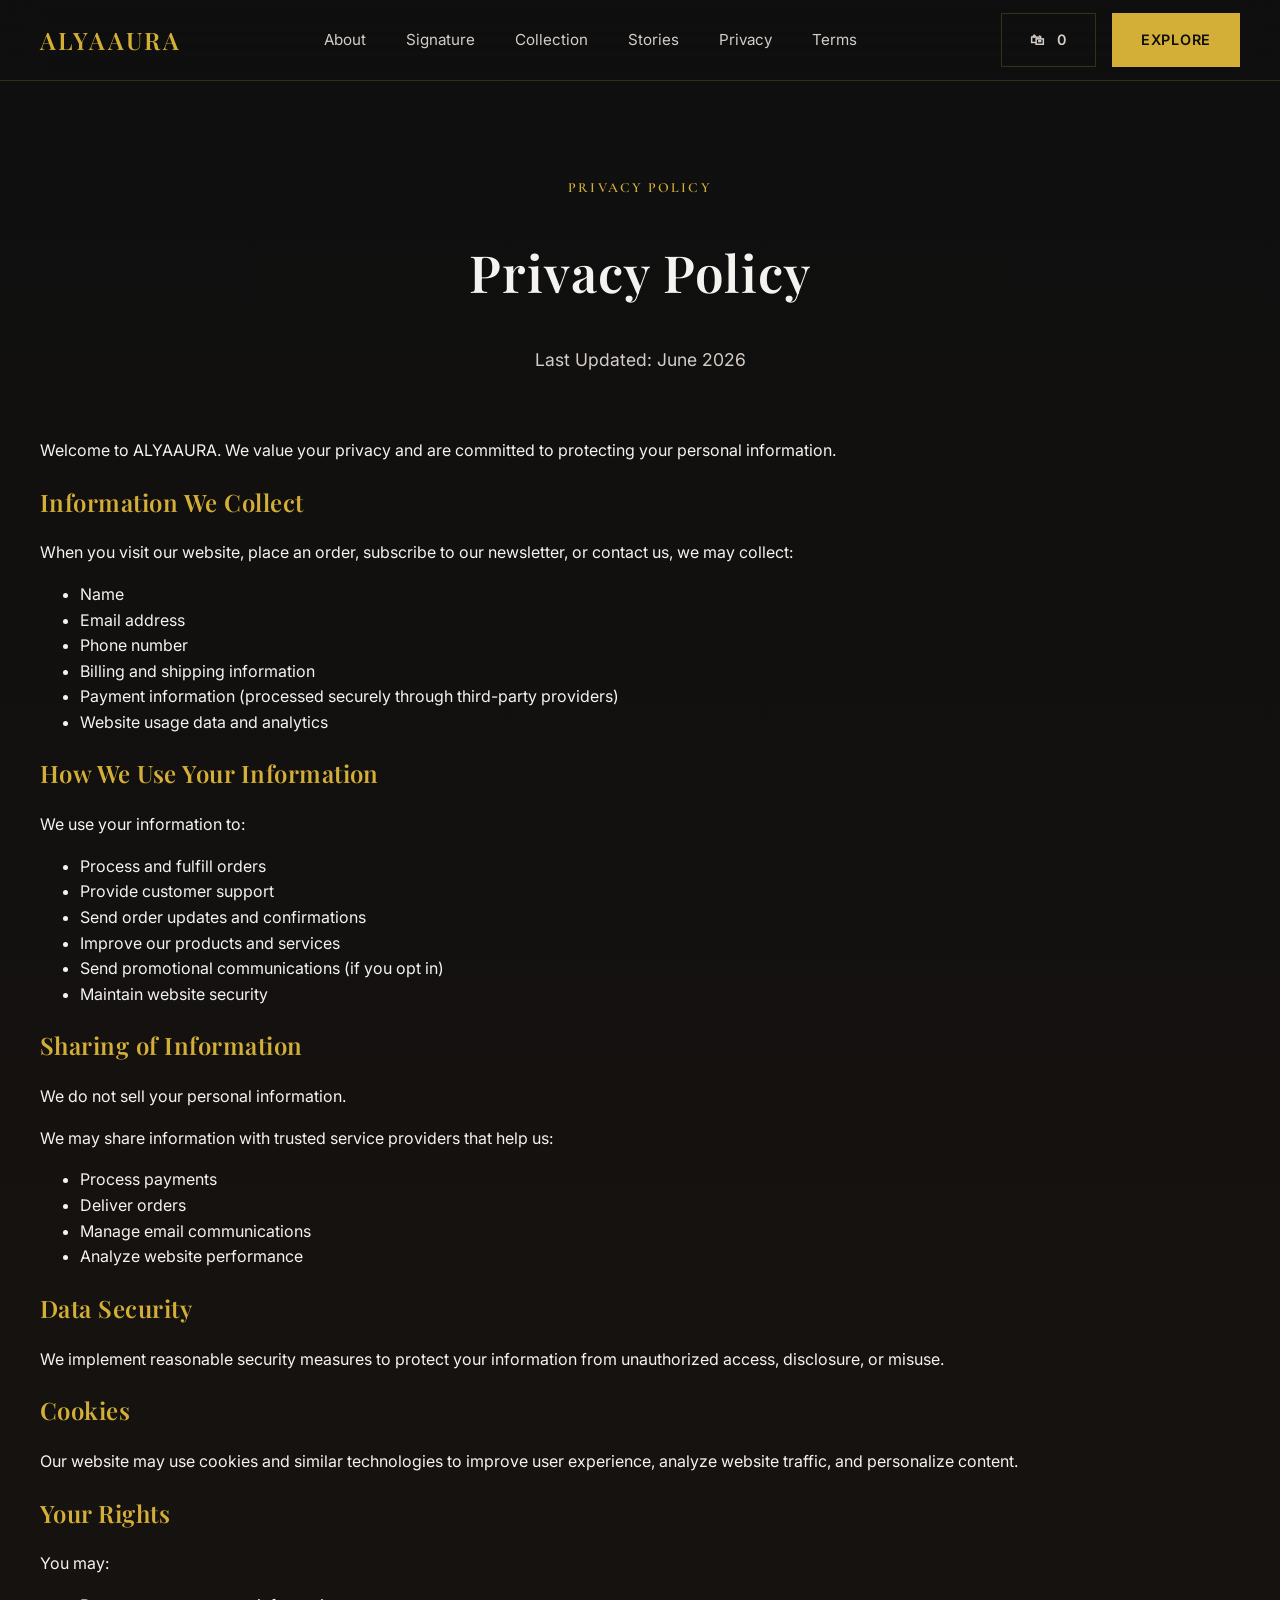
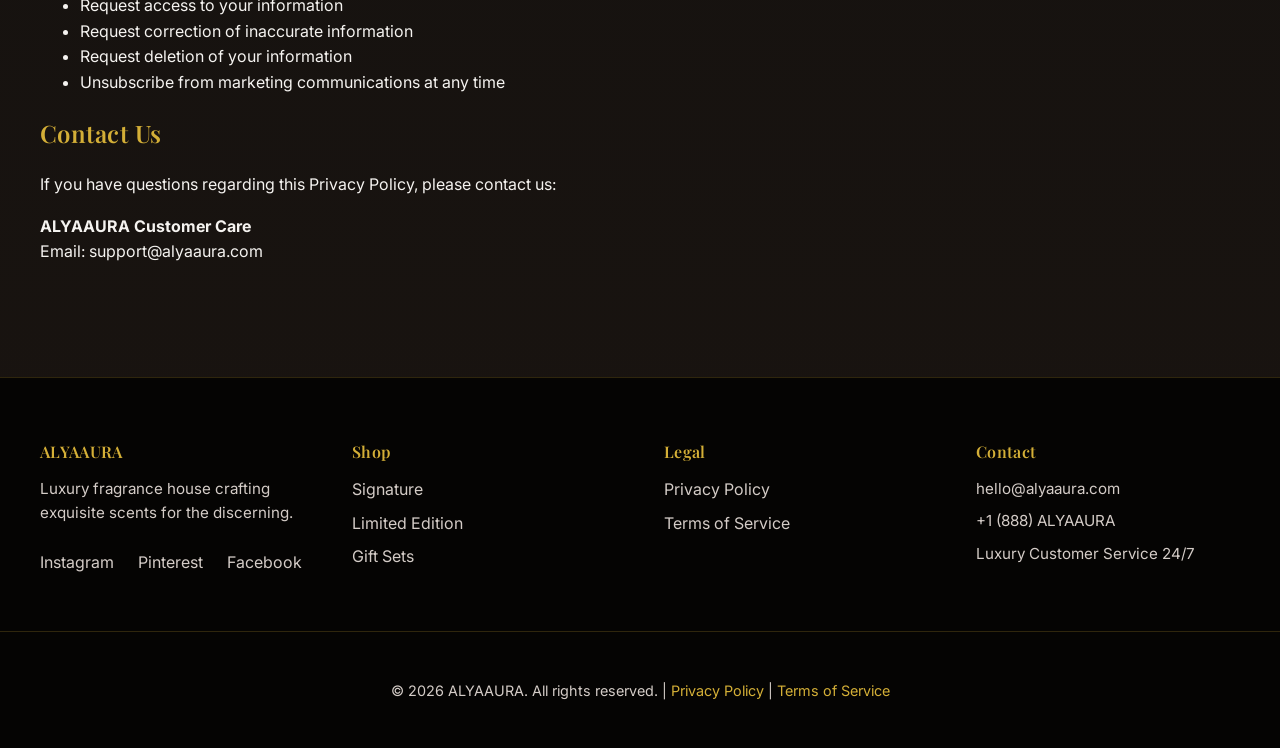
<file: privacy-policy.html>
<!DOCTYPE html>
<html lang="en">
<head>
    <meta charset="UTF-8">
    <meta name="viewport" content="width=device-width, initial-scale=1.0">
    <meta name="description" content="ALYAAURA Privacy Policy - protecting your personal information with care and luxury service.">
    <title>Privacy Policy | ALYAAURA</title>
    <link rel="preconnect" href="https://fonts.googleapis.com">
    <link rel="preconnect" href="https://fonts.gstatic.com" crossorigin>
    <link href="https://fonts.googleapis.com/css2?family=Playfair+Display:wght@400;500;600;700&family=Inter:wght@300;400;500;600;700&family=Cormorant+Garamond:wght@400;500;600&display=swap" rel="stylesheet">
    <link rel="stylesheet" href="styles.css">
</head>
<body>
    <header class="site-header">
        <div class="container header-inner">
            <a href="index.html" class="brand">ALYAAURA</a>
            <nav class="nav-links" aria-label="Primary navigation">
                <a href="index.html#about">About</a>
                <a href="index.html#signature">Signature</a>
                <a href="index.html#collection">Collection</a>
                <a href="index.html#testimonials">Stories</a>
                <a href="privacy-policy.html">Privacy</a>
                <a href="terms-of-service.html">Terms</a>
            </nav>
            <div class="header-actions">
                <button class="button button-outline" id="cartButton" aria-label="Open shopping cart">
                    <span class="cart-icon">🛍</span> <span id="cartCount">0</span>
                </button>
                <a href="index.html#signature" class="button button-primary">Explore</a>
            </div>
        </div>
    </header>

    <main>
        <section class="section legal-page">
            <div class="container">
                <div class="section-header" data-animate="fade-up">
                    <span class="eyebrow">Privacy Policy</span>
                    <h2>Privacy Policy</h2>
                    <p>Last Updated: June 2026</p>
                </div>
                <div class="legal-content">
                    <p>Welcome to ALYAAURA. We value your privacy and are committed to protecting your personal information.</p>
                    <h3>Information We Collect</h3>
                    <p>When you visit our website, place an order, subscribe to our newsletter, or contact us, we may collect:</p>
                    <ul>
                        <li>Name</li>
                        <li>Email address</li>
                        <li>Phone number</li>
                        <li>Billing and shipping information</li>
                        <li>Payment information (processed securely through third-party providers)</li>
                        <li>Website usage data and analytics</li>
                    </ul>
                    <h3>How We Use Your Information</h3>
                    <p>We use your information to:</p>
                    <ul>
                        <li>Process and fulfill orders</li>
                        <li>Provide customer support</li>
                        <li>Send order updates and confirmations</li>
                        <li>Improve our products and services</li>
                        <li>Send promotional communications (if you opt in)</li>
                        <li>Maintain website security</li>
                    </ul>
                    <h3>Sharing of Information</h3>
                    <p>We do not sell your personal information.</p>
                    <p>We may share information with trusted service providers that help us:</p>
                    <ul>
                        <li>Process payments</li>
                        <li>Deliver orders</li>
                        <li>Manage email communications</li>
                        <li>Analyze website performance</li>
                    </ul>
                    <h3>Data Security</h3>
                    <p>We implement reasonable security measures to protect your information from unauthorized access, disclosure, or misuse.</p>
                    <h3>Cookies</h3>
                    <p>Our website may use cookies and similar technologies to improve user experience, analyze website traffic, and personalize content.</p>
                    <h3>Your Rights</h3>
                    <p>You may:</p>
                    <ul>
                        <li>Request access to your information</li>
                        <li>Request correction of inaccurate information</li>
                        <li>Request deletion of your information</li>
                        <li>Unsubscribe from marketing communications at any time</li>
                    </ul>
                    <h3>Contact Us</h3>
                    <p>If you have questions regarding this Privacy Policy, please contact us:</p>
                    <p><strong>ALYAAURA Customer Care</strong><br>
                    Email: <a href="mailto:support@alyaaura.com">support@alyaaura.com</a></p>
                </div>
            </div>
        </section>
    </main>

    <footer class="site-footer">
        <div class="container footer-inner">
            <div class="footer-section">
                <h4>ALYAAURA</h4>
                <p>Luxury fragrance house crafting exquisite scents for the discerning.</p>
                <div class="social-links">
                    <a href="#" aria-label="Instagram">Instagram</a>
                    <a href="#" aria-label="Pinterest">Pinterest</a>
                    <a href="#" aria-label="Facebook">Facebook</a>
                </div>
            </div>
            <div class="footer-section">
                <h4>Shop</h4>
                <a href="index.html#signature">Signature</a>
                <a href="index.html#collection">Limited Edition</a>
                <a href="index.html#gift-sets">Gift Sets</a>
            </div>
            <div class="footer-section">
                <h4>Legal</h4>
                <a href="privacy-policy.html">Privacy Policy</a>
                <a href="terms-of-service.html">Terms of Service</a>
            </div>
            <div class="footer-section">
                <h4>Contact</h4>
                <p>hello@alyaaura.com</p>
                <p>+1 (888) ALYAAURA</p>
                <p>Luxury Customer Service 24/7</p>
            </div>
        </div>
        <div class="footer-bottom">
            <p>&copy; 2026 ALYAAURA. All rights reserved. | <a href="privacy-policy.html">Privacy Policy</a> | <a href="terms-of-service.html">Terms of Service</a></p>
        </div>
    </footer>
</body>
</html>
</file>
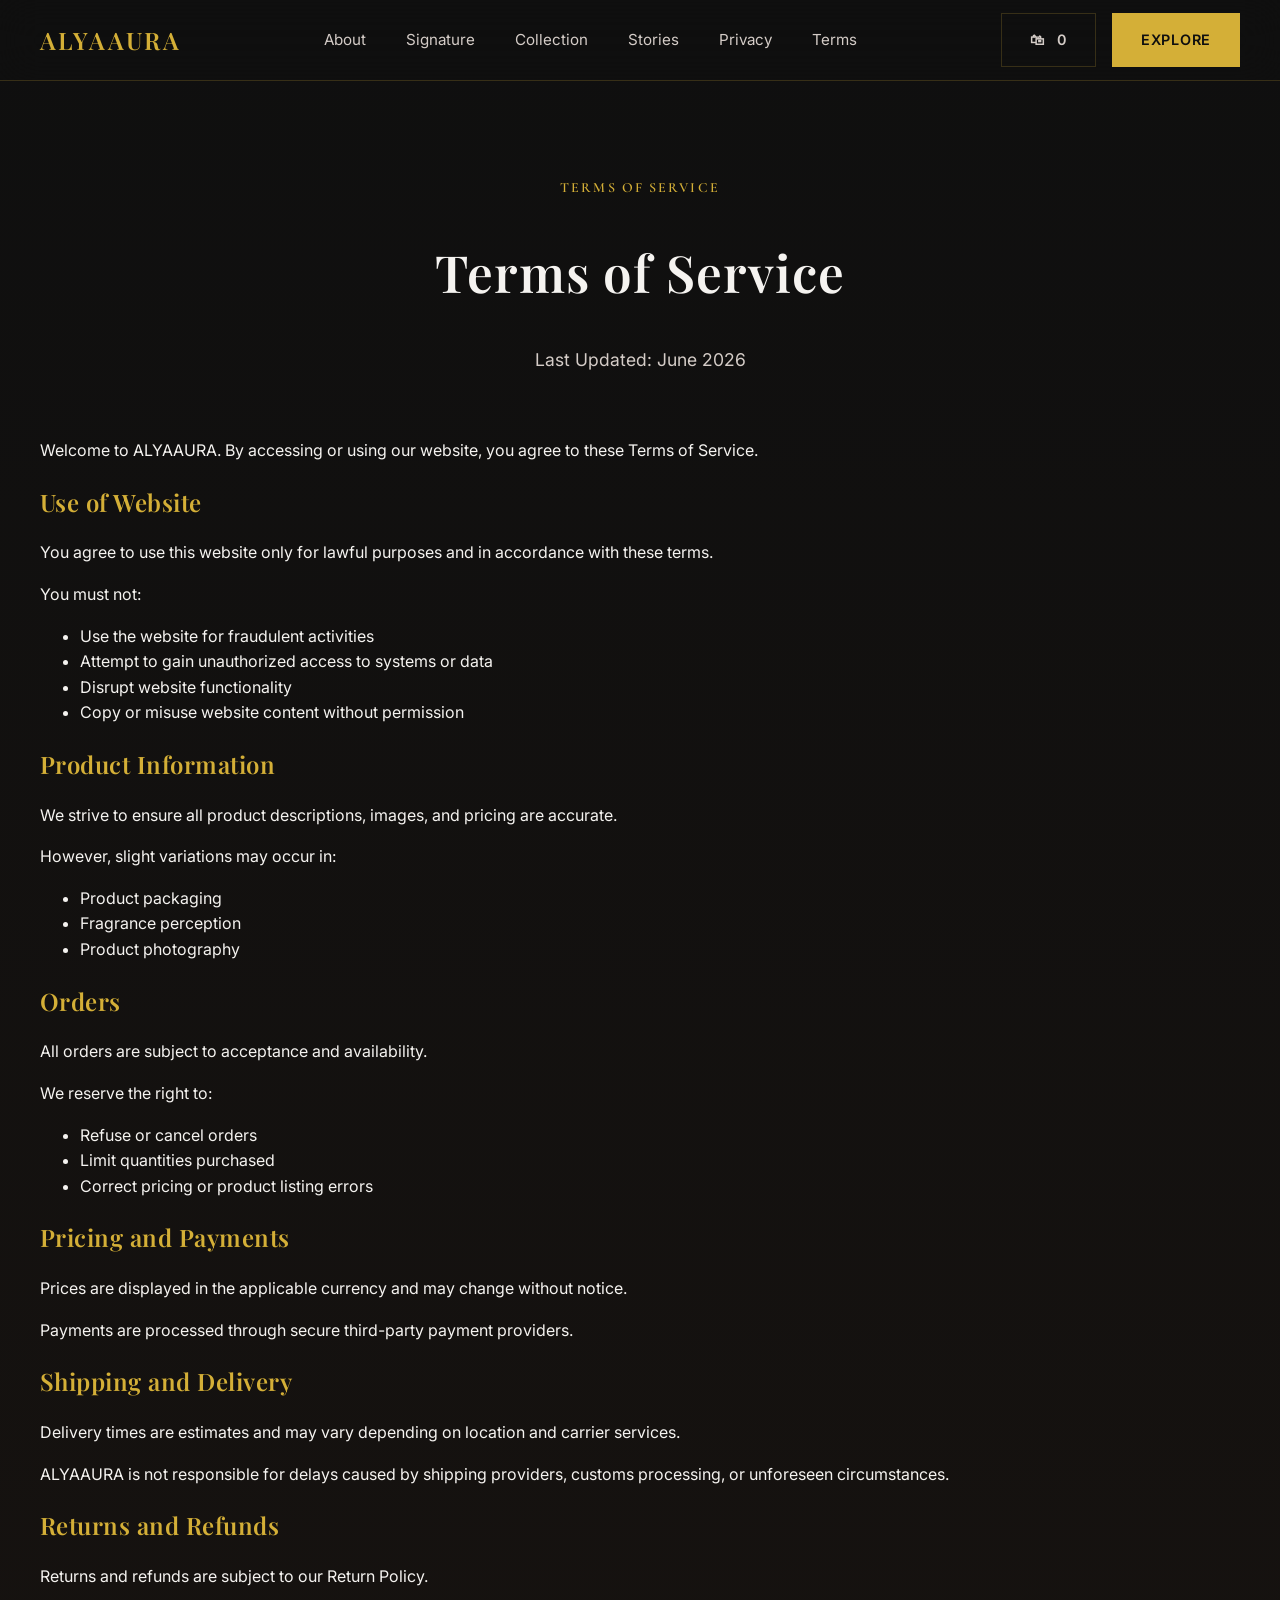
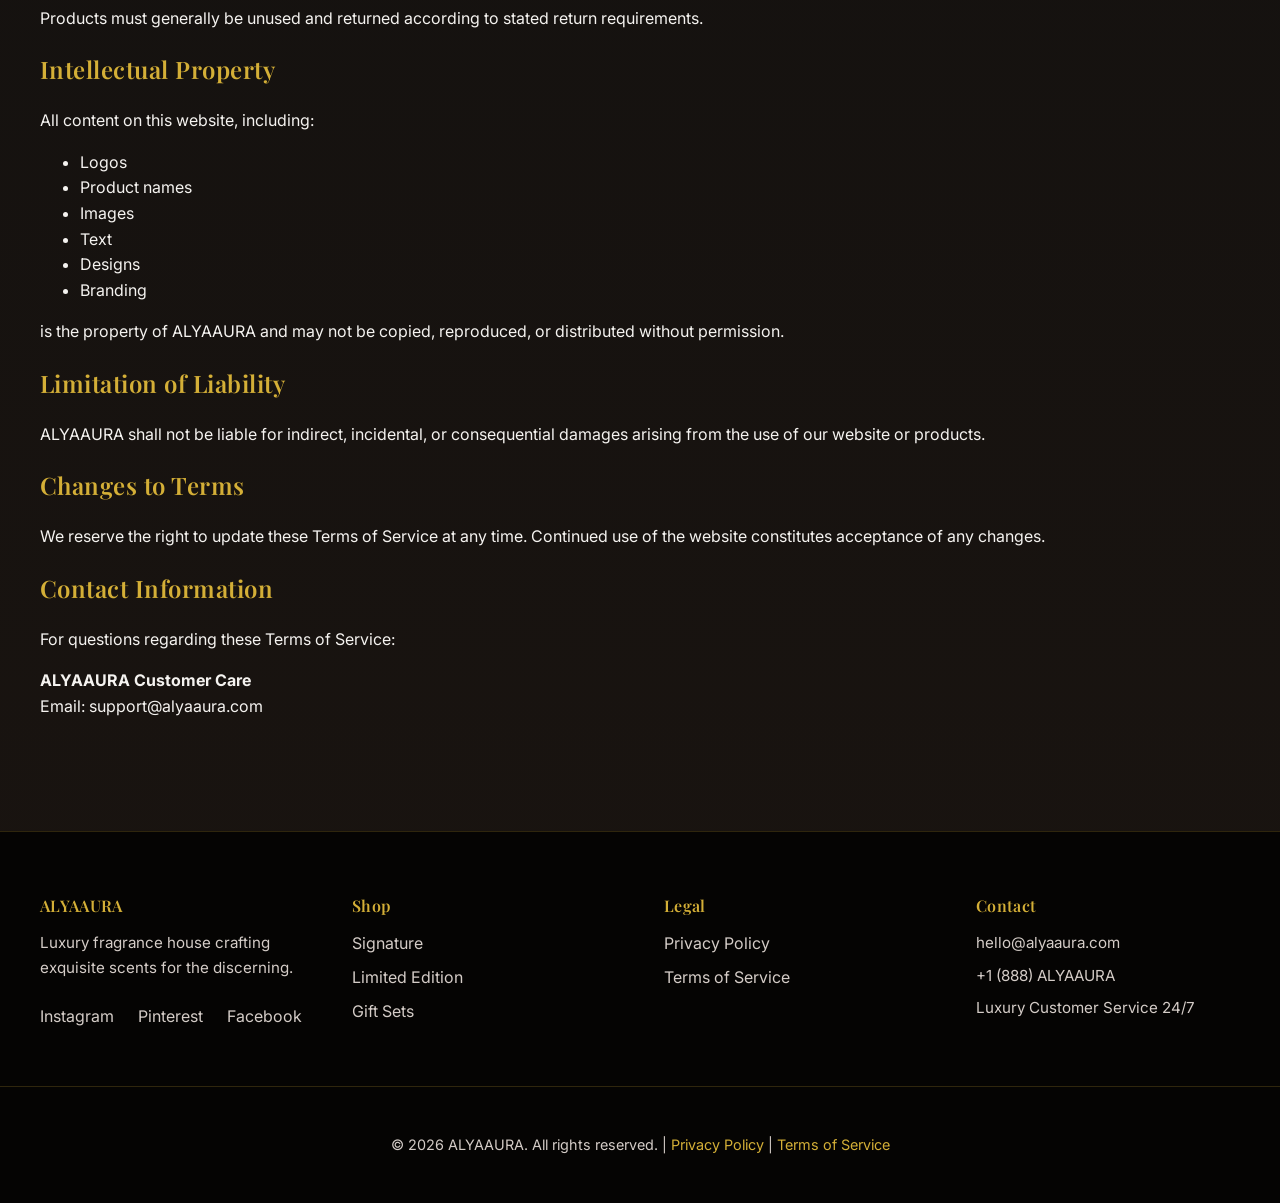
<file: terms-of-service.html>
<!DOCTYPE html>
<html lang="en">
<head>
    <meta charset="UTF-8">
    <meta name="viewport" content="width=device-width, initial-scale=1.0">
    <meta name="description" content="ALYAAURA Terms of Service - premium fragrance brand terms for website use and orders.">
    <title>Terms of Service | ALYAAURA</title>
    <link rel="preconnect" href="https://fonts.googleapis.com">
    <link rel="preconnect" href="https://fonts.gstatic.com" crossorigin>
    <link href="https://fonts.googleapis.com/css2?family=Playfair+Display:wght@400;500;600;700&family=Inter:wght@300;400;500;600;700&family=Cormorant+Garamond:wght@400;500;600&display=swap" rel="stylesheet">
    <link rel="stylesheet" href="styles.css">
</head>
<body>
    <header class="site-header">
        <div class="container header-inner">
            <a href="index.html" class="brand">ALYAAURA</a>
            <nav class="nav-links" aria-label="Primary navigation">
                <a href="index.html#about">About</a>
                <a href="index.html#signature">Signature</a>
                <a href="index.html#collection">Collection</a>
                <a href="index.html#testimonials">Stories</a>
                <a href="privacy-policy.html">Privacy</a>
                <a href="terms-of-service.html">Terms</a>
            </nav>
            <div class="header-actions">
                <button class="button button-outline" id="cartButton" aria-label="Open shopping cart">
                    <span class="cart-icon">🛍</span> <span id="cartCount">0</span>
                </button>
                <a href="index.html#signature" class="button button-primary">Explore</a>
            </div>
        </div>
    </header>

    <main>
        <section class="section legal-page">
            <div class="container">
                <div class="section-header" data-animate="fade-up">
                    <span class="eyebrow">Terms of Service</span>
                    <h2>Terms of Service</h2>
                    <p>Last Updated: June 2026</p>
                </div>
                <div class="legal-content">
                    <p>Welcome to ALYAAURA. By accessing or using our website, you agree to these Terms of Service.</p>
                    <h3>Use of Website</h3>
                    <p>You agree to use this website only for lawful purposes and in accordance with these terms.</p>
                    <p>You must not:</p>
                    <ul>
                        <li>Use the website for fraudulent activities</li>
                        <li>Attempt to gain unauthorized access to systems or data</li>
                        <li>Disrupt website functionality</li>
                        <li>Copy or misuse website content without permission</li>
                    </ul>
                    <h3>Product Information</h3>
                    <p>We strive to ensure all product descriptions, images, and pricing are accurate.</p>
                    <p>However, slight variations may occur in:</p>
                    <ul>
                        <li>Product packaging</li>
                        <li>Fragrance perception</li>
                        <li>Product photography</li>
                    </ul>
                    <h3>Orders</h3>
                    <p>All orders are subject to acceptance and availability.</p>
                    <p>We reserve the right to:</p>
                    <ul>
                        <li>Refuse or cancel orders</li>
                        <li>Limit quantities purchased</li>
                        <li>Correct pricing or product listing errors</li>
                    </ul>
                    <h3>Pricing and Payments</h3>
                    <p>Prices are displayed in the applicable currency and may change without notice.</p>
                    <p>Payments are processed through secure third-party payment providers.</p>
                    <h3>Shipping and Delivery</h3>
                    <p>Delivery times are estimates and may vary depending on location and carrier services.</p>
                    <p>ALYAAURA is not responsible for delays caused by shipping providers, customs processing, or unforeseen circumstances.</p>
                    <h3>Returns and Refunds</h3>
                    <p>Returns and refunds are subject to our Return Policy.</p>
                    <p>Products must generally be unused and returned according to stated return requirements.</p>
                    <h3>Intellectual Property</h3>
                    <p>All content on this website, including:</p>
                    <ul>
                        <li>Logos</li>
                        <li>Product names</li>
                        <li>Images</li>
                        <li>Text</li>
                        <li>Designs</li>
                        <li>Branding</li>
                    </ul>
                    <p>is the property of ALYAAURA and may not be copied, reproduced, or distributed without permission.</p>
                    <h3>Limitation of Liability</h3>
                    <p>ALYAAURA shall not be liable for indirect, incidental, or consequential damages arising from the use of our website or products.</p>
                    <h3>Changes to Terms</h3>
                    <p>We reserve the right to update these Terms of Service at any time. Continued use of the website constitutes acceptance of any changes.</p>
                    <h3>Contact Information</h3>
                    <p>For questions regarding these Terms of Service:</p>
                    <p><strong>ALYAAURA Customer Care</strong><br>
                    Email: <a href="mailto:support@alyaaura.com">support@alyaaura.com</a></p>
                </div>
            </div>
        </section>
    </main>

    <footer class="site-footer">
        <div class="container footer-inner">
            <div class="footer-section">
                <h4>ALYAAURA</h4>
                <p>Luxury fragrance house crafting exquisite scents for the discerning.</p>
                <div class="social-links">
                    <a href="#" aria-label="Instagram">Instagram</a>
                    <a href="#" aria-label="Pinterest">Pinterest</a>
                    <a href="#" aria-label="Facebook">Facebook</a>
                </div>
            </div>
            <div class="footer-section">
                <h4>Shop</h4>
                <a href="index.html#signature">Signature</a>
                <a href="index.html#collection">Limited Edition</a>
                <a href="index.html#gift-sets">Gift Sets</a>
            </div>
            <div class="footer-section">
                <h4>Legal</h4>
                <a href="privacy-policy.html">Privacy Policy</a>
                <a href="terms-of-service.html">Terms of Service</a>
            </div>
            <div class="footer-section">
                <h4>Contact</h4>
                <p>hello@alyaaura.com</p>
                <p>+1 (888) ALYAAURA</p>
                <p>Luxury Customer Service 24/7</p>
            </div>
        </div>
        <div class="footer-bottom">
            <p>&copy; 2026 ALYAAURA. All rights reserved. | <a href="privacy-policy.html">Privacy Policy</a> | <a href="terms-of-service.html">Terms of Service</a></p>
        </div>
    </footer>
</body>
</html>
</file>
<file: styles.css>
:root {
    --bg: #0f0f0f;
    --surface: rgba(255, 255, 255, 0.05);
    --surface-strong: rgba(255, 255, 255, 0.1);
    --text: #f5f3f0;
    --text-secondary: #d4ccc7;
    --gold: #d4af37;
    --rose-gold: #b76e79;
    --champagne: #f3e5d3;
    --ivory: #f5f3f0;
    --border: rgba(212, 175, 55, 0.2);
    --shadow: 0 20px 60px rgba(0, 0, 0, 0.5);
    --shadow-soft: 0 10px 30px rgba(0, 0, 0, 0.3);
    font-family: 'Inter', 'Segoe UI', system-ui, sans-serif;
}

* {
    box-sizing: border-box;
}

html {
    scroll-behavior: smooth;
}

body {
    margin: 0;
    min-height: 100vh;
    background: linear-gradient(180deg, #0f0f0f 0%, #1a1410 100%);
    color: var(--text);
    line-height: 1.6;
    font-size: 16px;
}

img {
    max-width: 100%;
    display: block;
}

a {
    color: inherit;
    text-decoration: none;
}

button, input, textarea {
    font: inherit;
    border: none;
}

button {
    cursor: pointer;
}

.container {
    width: min(1200px, calc(100% - 2rem));
    margin: 0 auto;
}

/* Typography */
h1, h2, h3, h4, h5, h6 {
    font-family: 'Playfair Display', serif;
    font-weight: 600;
    line-height: 1.2;
    letter-spacing: 0.02em;
}

h1 {
    font-size: clamp(2.5rem, 5vw, 4.5rem);
    color: var(--ivory);
}

h2 {
    font-size: clamp(2rem, 4vw, 3.5rem);
    color: var(--ivory);
}

h3 {
    font-size: 1.5rem;
    color: var(--gold);
}

.eyebrow {
    font-family: 'Cormorant Garamond', serif;
    font-size: 0.875rem;
    font-weight: 600;
    letter-spacing: 0.15em;
    text-transform: uppercase;
    color: var(--gold);
    display: block;
    margin-bottom: 0.5rem;
}

/* Header */
.site-header {
    position: sticky;
    top: 0;
    z-index: 20;
    backdrop-filter: blur(20px);
    background: rgba(15, 15, 15, 0.8);
    border-bottom: 1px solid var(--border);
}

.header-inner {
    display: flex;
    align-items: center;
    justify-content: space-between;
    gap: 2rem;
    min-height: 80px;
}

.brand {
    font-family: 'Playfair Display', serif;
    font-size: 1.5rem;
    font-weight: 600;
    letter-spacing: 0.1em;
    color: var(--gold);
}

.nav-links {
    display: flex;
    gap: 2.5rem;
    flex-wrap: wrap;
    list-style: none;
}

.nav-links a {
    color: var(--text-secondary);
    font-size: 0.95rem;
    transition: color 0.3s ease, text-shadow 0.3s ease;
    position: relative;
}

.nav-links a:hover {
    color: var(--gold);
    text-shadow: 0 0 10px rgba(212, 175, 55, 0.3);
}

.header-actions {
    display: flex;
    gap: 1rem;
    align-items: center;
}

.cart-icon {
    margin-right: 0.5rem;
}

/* Buttons */
.button {
    padding: 0.875rem 1.75rem;
    border-radius: 0;
    font-size: 0.9rem;
    font-weight: 600;
    letter-spacing: 0.05em;
    text-transform: uppercase;
    transition: all 0.3s ease;
    border: 1px solid transparent;
    cursor: pointer;
    display: inline-block;
}

.button-primary {
    background: var(--gold);
    color: #0f0f0f;
    border: 1px solid var(--gold);
}

.button-primary:hover {
    background: var(--ivory);
    color: #0f0f0f;
    box-shadow: 0 8px 24px rgba(212, 175, 55, 0.3);
}

.button-secondary {
    background: transparent;
    color: var(--gold);
    border: 1px solid var(--gold);
}

.button-secondary:hover {
    background: rgba(212, 175, 55, 0.1);
    color: var(--ivory);
}

.button-outline {
    background: transparent;
    color: var(--text-secondary);
    border: 1px solid var(--border);
}

.button-outline:hover {
    color: var(--gold);
    border-color: var(--gold);
}

/* Scroll progress */
.scroll-progress { position: fixed; left:0; right:0; top:0; height:4px; background:transparent; z-index:120 }
.scroll-progress-fill { height:4px; width:0; background: linear-gradient(90deg,var(--gold), var(--rose-gold)); transition: width 160ms linear }

/* Compare bar */
.compare-bar { position: fixed; right: 16px; bottom: 16px; background: rgba(15,15,15,0.92); border:1px solid var(--border); padding:0.5rem 1rem; display:none; gap:0.5rem; align-items:center; z-index:150 }
.compare-list span { color:var(--text-secondary); margin-right:0.5rem }

/* Product highlight */
.product-card.highlight { box-shadow: 0 20px 40px rgba(212,175,55,0.12); transform: translateY(-8px); border-color: rgba(212,175,55,0.35) }

/* Testimonial slider small styles */
.testimonial-slider { display:flex; flex-direction:column; gap:1rem; align-items:center }
.testimonial-display { min-height:120px }
.testimonial-controls { display:flex; gap:0.5rem }
.testimonial-dots { display:flex; gap:0.4rem }
.dot { width:10px; height:10px; border-radius:50%; background:rgba(212,175,55,0.12); border:none }
.dot.active { background:var(--gold) }

.full-width {
    width: 100%;
}

/* Hero Section */
.hero {
    position: relative;
    min-height: 100vh;
    display: flex;
    align-items: center;
    justify-content: center;
    overflow: hidden;
}

.hero-overlay {
    position: absolute;
    inset: 0;
    background: radial-gradient(circle at top, rgba(212, 175, 55, 0.1), transparent 40%);
    z-index: 1;
}

.hero-background {
    position: absolute;
    inset: 0;
    background: linear-gradient(135deg, 
        rgba(183, 110, 121, 0.05) 0%, 
        rgba(212, 175, 55, 0.05) 50%, 
        rgba(15, 15, 15, 0) 100%);
}

.hero-blur-element {
    position: absolute;
    width: 600px;
    height: 600px;
    background: radial-gradient(circle, rgba(212, 175, 55, 0.15), transparent 70%);
    border-radius: 50%;
    top: -200px;
    right: -100px;
    filter: blur(80px);
}

.hero-content {
    position: relative;
    z-index: 10;
    text-align: center;
}

.hero-text {
    max-width: 800px;
    margin: 0 auto;
}

.hero-subheading {
    font-size: clamp(1rem, 2vw, 1.5rem);
    color: var(--text-secondary);
    margin: 1.5rem 0 2.5rem;
    line-height: 1.6;
    font-weight: 300;
}

.hero-actions {
    display: flex;
    gap: 1.5rem;
    justify-content: center;
    flex-wrap: wrap;
    margin-top: 2.5rem;
}

/* Animations */
[data-animate] {
    opacity: 0;
    transform: translateY(20px);
    animation: fadeUpAnimation 0.8s cubic-bezier(0.25, 0.46, 0.45, 0.94) forwards;
}

@keyframes fadeUpAnimation {
    to {
        opacity: 1;
        transform: translateY(0);
    }
}

[data-delay="0"] { animation-delay: 0s; }
[data-delay="100"] { animation-delay: 0.1s; }
[data-delay="200"] { animation-delay: 0.2s; }
[data-delay="300"] { animation-delay: 0.3s; }

/* Sections */
.section {
    padding: 6rem 0;
}

.section-header {
    text-align: center;
    margin-bottom: 4rem;
}

.section-header p {
    font-size: 1.1rem;
    color: var(--text-secondary);
    max-width: 600px;
    margin: 1rem auto 0;
}

.page-hero {
    padding: 6rem 0 4rem;
    background: linear-gradient(180deg, rgba(15, 15, 15, 0.98) 0%, rgba(15, 15, 15, 0.92) 100%);
}

.page-hero .hero-text {
    max-width: 750px;
    margin: 0 auto;
    text-align: center;
}

.page-hero .hero-text p {
    color: var(--text-secondary);
    font-size: 1.05rem;
    line-height: 1.9;
    margin-top: 1.5rem;
}

.feature-grid,
.story-grid,
.article-grid,
.product-grid {
    display: grid;
    gap: 2rem;
    margin-top: 3rem;
}

.feature-grid {
    grid-template-columns: repeat(auto-fit, minmax(260px, 1fr));
}

.feature-card,
.article-card,
.product-card-large,
.contact-card {
    background: var(--surface);
    border: 1px solid var(--border);
    border-radius: 2px;
    overflow: hidden;
    transition: all 0.3s ease;
}

.feature-card:hover,
.article-card:hover,
.product-card-large:hover,
.contact-card:hover {
    transform: translateY(-5px);
    border-color: rgba(212, 175, 55, 0.4);
    background: rgba(212, 175, 55, 0.08);
}

.article-card {
    display: flex;
    flex-direction: column;
}

.article-image,
.product-image-large {
    width: 100%;
    min-height: 320px;
    background-size: cover;
    background-position: center;
}

.article-card .eyebrow,
.feature-card h3,
.product-card-large h2,
.contact-card h2 {
    margin-bottom: 1rem;
}

.article-card h2 {
    margin: 0;
}

.article-card p,
.feature-card p,
.product-card-large p,
.contact-card p {
    color: var(--text-secondary);
    margin: 0.75rem 0;
}

.product-card-large {
    display: grid;
    grid-template-columns: 1fr 1fr;
    gap: 2rem;
    align-items: center;
    padding: 2rem;
}

.product-card-large div:first-child {
    min-height: 320px;
}

.product-card-large h2 {
    margin: 0 0 1rem;
}

.product-card-large p {
    margin-bottom: 0.85rem;
}

.cta-section {
    padding: 6rem 0;
    background: linear-gradient(135deg, rgba(15, 15, 15, 0.94), rgba(31, 18, 16, 0.95));
}

.cta-panel {
    max-width: 900px;
    margin: 0 auto;
    padding: 3rem 2rem;
    background: rgba(255, 255, 255, 0.04);
    border: 1px solid var(--border);
    text-align: center;
}

.cta-panel h2 {
    margin-bottom: 1rem;
}

.cta-panel p {
    color: var(--text-secondary);
    margin-bottom: 2rem;
}

.cta-actions {
    display: flex;
    justify-content: center;
    gap: 1rem;
    flex-wrap: wrap;
}

.contact-grid {
    grid-template-columns: 1fr 1fr;
    gap: 2rem;
    margin-top: 3rem;
}

.contact-card {
    padding: 2.5rem;
}

.contact-form-card {
    padding: 2.5rem;
}

.contact-form label {
    display: block;
    margin-bottom: 1rem;
    color: var(--text-secondary);
}

.contact-form span {
    display: block;
    margin-bottom: 0.75rem;
    font-weight: 500;
}

.contact-form input,
.contact-form textarea {
    width: 100%;
    padding: 1rem;
    background: rgba(255, 255, 255, 0.05);
    border: 1px solid var(--border);
    border-radius: 2px;
    color: var(--text);
    font-size: 1rem;
    margin-top: 0.25rem;
}

.contact-form textarea {
    resize: vertical;
}

.contact-form button {
    margin-top: 1rem;
    width: auto;
}

@media (max-width: 900px) {
    .product-card-large,
    .contact-grid,
    .feature-grid,
    .article-grid,
    .story-grid {
        grid-template-columns: 1fr;
    }

    .page-hero,
    .section {
        padding: 4rem 0;
    }
}

.text-center {
    text-align: center;
}

/* About Section */
.about-wrapper {
    display: grid;
    grid-template-columns: 1fr 0.9fr;
    gap: 4rem;
    align-items: flex-start;
}

.about-text p {
    margin: 1.5rem 0;
    color: var(--text-secondary);
    line-height: 1.8;
    font-size: 1.05rem;
}

.about-sidebar {
    display: flex;
    align-items: center;
    justify-content: center;
    padding: 2rem;
    background: rgba(212, 175, 55, 0.06);
    border: 1px solid var(--border);
    border-radius: 2px;
    min-height: 100%;
}

.brand-philosophy {
    font-style: italic;
    color: var(--gold);
    font-size: 1.1rem;
    line-height: 1.9;
}

.about-features {
    display: flex;
    flex-direction: column;
    gap: 2rem;
}

.feature-card {
    padding: 2rem;
    background: var(--surface);
    border: 1px solid var(--border);
    border-radius: 2px;
    transition: all 0.3s ease;
}

.feature-card:hover {
    background: rgba(212, 175, 55, 0.08);
    border-color: rgba(212, 175, 55, 0.4);
    transform: translateY(-5px);
}

.feature-icon {
    font-size: 2.5rem;
    margin-bottom: 1rem;
}

.feature-card h3 {
    margin: 0.5rem 0 1rem;
}

.feature-card p {
    color: var(--text-secondary);
    margin: 0;
}

/* Products Grid */
.products-grid {
    display: grid;
    grid-template-columns: repeat(auto-fit, minmax(280px, 1fr));
    gap: 2.5rem;
}

.carousel-wrapper {
    display: grid;
    grid-template-columns: auto 1fr auto;
    align-items: center;
    gap: 1rem;
}

.products-carousel {
    display: flex;
    gap: 1.5rem;
    overflow-x: auto;
    scroll-snap-type: x mandatory;
    padding-bottom: 1rem;
    scroll-behavior: smooth;
}

.signature-carousel {
    overflow-x: hidden;
}

.signature-carousel .product-card {
    min-width: 100%;
    flex: 0 0 100%;
    max-width: 100%;
}

.products-carousel::-webkit-scrollbar {
    height: 10px;
}

.products-carousel::-webkit-scrollbar-thumb {
    background: rgba(212, 175, 55, 0.35);
    border-radius: 999px;
}

.products-carousel:not(.signature-carousel) .product-card {
    scroll-snap-align: start;
    min-width: min(360px, 100%);
    flex: 0 0 auto;
}

.signature-carousel {
    -ms-overflow-style: none;
    scrollbar-width: none;
}

.signature-carousel::-webkit-scrollbar {
    display: none;
}

.signature-carousel .product-card {
    scroll-snap-align: start;
}

.carousel-control {
    background: rgba(15, 15, 15, 0.9);
    color: var(--gold);
    border: 1px solid rgba(212, 175, 55, 0.3);
    width: 48px;
    height: 48px;
    display: grid;
    place-items: center;
    font-size: 1.5rem;
    cursor: pointer;
    transition: background 0.3s ease, transform 0.3s ease;
}

.carousel-control:hover {
    background: rgba(212, 175, 55, 0.12);
    transform: scale(1.05);
}

.product-card {
    display: flex;
    flex-direction: column;
    cursor: pointer;
    transition: all 0.3s ease;
    position: relative;
    overflow: hidden;
}

.product-image {
    width: 100%;
    height: 350px;
    background-size: cover;
    background-position: center;
    margin-bottom: 1.5rem;
    position: relative;
    border: 1px solid var(--border);
    transition: transform 0.3s ease;
}

.product-card:hover .product-image {
    transform: scale(1.05);
}

.product-label {
    position: absolute;
    top: 1rem;
    right: 1rem;
    background: var(--gold);
    color: #0f0f0f;
    padding: 0.5rem 1rem;
    font-size: 0.75rem;
    font-weight: 700;
    letter-spacing: 0.05em;
    text-transform: uppercase;
}

.product-name {
    font-size: 1.25rem;
    margin: 0.5rem 0;
}

.product-description {
    color: var(--text-secondary);
    font-size: 0.95rem;
    margin-bottom: 1rem;
    flex-grow: 1;
}

.product-price {
    font-family: 'Cormorant Garamond', serif;
    font-size: 1.75rem;
    color: var(--gold);
    font-weight: 600;
    margin-bottom: 1.5rem;
}

.product-card .button {
    margin-top: auto;
    width: 100%;
    text-align: center;
}

/* Notes Grid */
.notes-grid {
    display: grid;
    grid-template-columns: repeat(auto-fit, minmax(220px, 1fr));
    gap: 2rem;
}

.note-card {
    text-align: center;
    padding: 2rem 1.5rem;
    background: var(--surface);
    border: 1px solid var(--border);
    border-radius: 2px;
    transition: all 0.3s ease;
}

.note-card:hover {
    background: rgba(212, 175, 55, 0.08);
    border-color: rgba(212, 175, 55, 0.4);
    transform: translateY(-5px);
}

.note-icon {
    font-size: 3rem;
    margin-bottom: 1rem;
}

.note-card h3 {
    margin: 1rem 0 0.5rem;
    font-size: 1.25rem;
}

.note-card p {
    color: var(--text-secondary);
    font-size: 0.95rem;
    margin: 0;
}


.price {
    font-family: 'Cormorant Garamond', serif;
    font-size: 1.75rem;
    color: var(--gold);
    font-weight: 600;
    margin: 1.5rem 0 1.5rem !important;
    display: block;
}

/* Testimonials */
.testimonials-grid {
    display: grid;
    grid-template-columns: repeat(auto-fit, minmax(300px, 1fr));
    gap: 2rem;
}

.testimonial-card {
    padding: 2.5rem;
    background: var(--surface);
    border: 1px solid var(--border);
    border-radius: 2px;
    transition: all 0.3s ease;
}

.testimonial-card:hover {
    background: rgba(212, 175, 55, 0.08);
    border-color: rgba(212, 175, 55, 0.4);
    transform: translateY(-5px);
}

.stars {
    color: var(--gold);
    font-size: 1rem;
    margin-bottom: 1rem;
    letter-spacing: 0.2em;
}

.testimonial-text {
    font-size: 1rem;
    line-height: 1.7;
    color: var(--text-secondary);
    margin: 1.5rem 0;
    font-style: italic;
}

.testimonial-author {
    color: var(--gold);
    font-weight: 600;
    margin: 1rem 0 0;
}

/* Gift Sets */
.gift-grid {
    display: grid;
    grid-template-columns: repeat(auto-fit, minmax(300px, 1fr));
    gap: 2rem;
}

.gift-card {
    display: grid;
    grid-template-columns: 1fr 1fr;
    gap: 2rem;
    align-items: center;
    padding: 2rem;
    background: var(--surface);
    border: 1px solid var(--border);
    border-radius: 2px;
    transition: all 0.3s ease;
}

.gift-card:hover {
    background: rgba(212, 175, 55, 0.08);
    border-color: rgba(212, 175, 55, 0.4);
}

.gift-image {
    width: 100%;
    height: 250px;
    background-size: cover;
    background-position: center;
}

.gift-content h3 {
    margin: 0 0 0.5rem;
}

.gift-content p {
    color: var(--text-secondary);
    margin: 0.5rem 0;
}

.gift-price {
    font-family: 'Cormorant Garamond', serif;
    font-size: 1.5rem;
    color: var(--gold);
    font-weight: 600;
    margin: 1.5rem 0 0 !important;
    display: block;
}

/* Newsletter */
.newsletter {
    background: linear-gradient(135deg, 
        rgba(212, 175, 55, 0.1) 0%, 
        rgba(183, 110, 121, 0.05) 100%);
    border-top: 1px solid var(--border);
    border-bottom: 1px solid var(--border);
}

.newsletter-wrapper {
    text-align: center;
}

.newsletter-content {
    margin-bottom: 2.5rem;
}

.newsletter-content h2 {
    margin-bottom: 0.5rem;
}

.newsletter-content p {
    color: var(--text-secondary);
    font-size: 1.1rem;
}

.newsletter-form {
    display: flex;
    gap: 1rem;
    max-width: 500px;
    margin: 0 auto;
    flex-wrap: wrap;
}

.newsletter-form input {
    flex: 1;
    min-width: 200px;
    padding: 1rem;
    background: rgba(255, 255, 255, 0.05);
    border: 1px solid var(--border);
    color: var(--text);
}

.newsletter-form input::placeholder {
    color: rgba(255, 255, 255, 0.4);
}

.newsletter-form input:focus {
    outline: none;
    border-color: var(--gold);
    background: rgba(255, 255, 255, 0.08);
}

/* Philosophy */
.philosophy-wrapper {
    text-align: center;
}

.philosophy-grid {
    display: grid;
    grid-template-columns: repeat(auto-fit, minmax(250px, 1fr));
    gap: 2.5rem;
    margin-top: 3rem;
}

.philosophy-card {
    padding: 2rem;
    background: var(--surface);
    border: 1px solid var(--border);
    border-radius: 2px;
    transition: all 0.3s ease;
}

.philosophy-card:hover {
    background: rgba(212, 175, 55, 0.08);
    border-color: rgba(212, 175, 55, 0.4);
    transform: translateY(-5px);
}

.philosophy-card h3 {
    margin: 0 0 1rem;
}

.philosophy-card p {
    color: var(--text-secondary);
    margin: 0;
}

/* Footer */
.site-footer {
    background: rgba(0, 0, 0, 0.8);
    border-top: 1px solid var(--border);
    padding: 4rem 0 2rem;
}

.footer-inner {
    display: grid;
    grid-template-columns: repeat(auto-fit, minmax(220px, 1fr));
    gap: 3rem;
    margin-bottom: 3rem;
}

.footer-section h4 {
    color: var(--gold);
    margin: 0 0 1rem;
    font-size: 1rem;
    font-weight: 600;
}

.footer-section p {
    color: var(--text-secondary);
    margin: 0.5rem 0;
    font-size: 0.95rem;
}

.footer-section a {
    color: var(--text-secondary);
    display: block;
    margin: 0.5rem 0;
    transition: color 0.3s ease;
}

.footer-section a:hover {
    color: var(--gold);
}

.social-links {
    display: flex;
    gap: 1.5rem;
    margin-top: 1rem;
}

.footer-bottom {
    text-align: center;
    padding-top: 2rem;
    border-top: 1px solid var(--border);
    color: var(--text-secondary);
    font-size: 0.9rem;
}

.footer-bottom a {
    color: var(--gold);
    transition: color 0.3s ease;
}

.footer-bottom a:hover {
    color: var(--ivory);
}

/* Cart Modal */
.modal {
    display: none;
    position: fixed;
    top: 0;
    left: 0;
    right: 0;
    bottom: 0;
    background: rgba(0, 0, 0, 0.8);
    z-index: 100;
    align-items: center;
    justify-content: center;
}

.modal.active {
    display: flex;
}

.modal-content {
    background: #1a1410;
    border: 1px solid var(--border);
    padding: 2.5rem;
    max-width: 500px;
    width: 90%;
    max-height: 80vh;
    overflow-y: auto;
    position: relative;
}

.modal-close {
    position: absolute;
    top: 1.5rem;
    right: 1.5rem;
    background: transparent;
    color: var(--text);
    font-size: 1.5rem;
    width: 32px;
    height: 32px;
    cursor: pointer;
    transition: color 0.3s ease;
}

.modal-close:hover {
    color: var(--gold);
}

.modal h2 {
    margin: 0 0 2rem;
}

#cartItems {
    margin: 2rem 0;
    min-height: 100px;
}

.cart-item {
    display: flex;
    justify-content: space-between;
    padding: 1rem 0;
    border-bottom: 1px solid var(--border);
}

.cart-summary {
    margin-top: 2rem;
    padding-top: 2rem;
    border-top: 1px solid var(--border);
}

.cart-summary p {
    display: flex;
    justify-content: space-between;
    margin: 0.5rem 0;
    font-size: 1.1rem;
}

.cart-summary .button {
    margin-top: 1.5rem;
}

/* Responsive */
@media (max-width: 768px) {
    .header-inner {
        flex-direction: column;
        gap: 1rem;
        min-height: auto;
        padding: 1rem 0;
    }

    .nav-links {
        gap: 1.5rem;
        order: 3;
        width: 100%;
        flex-direction: column;
        align-items: center;
    }

    .hero-actions {
        flex-direction: column;
        width: 100%;
    }

    .hero-actions .button {
        width: 100%;
    }

    .about-wrapper {
        grid-template-columns: 1fr;
        gap: 2rem;
    }

    .about-sidebar {
        padding: 1.5rem;
    }

    .gift-card {
        grid-template-columns: 1fr;
        gap: 1rem;
    }

    .gift-image {
        height: 200px;
    }

    .newsletter-form {
        flex-direction: column;
    }

    .newsletter-form input {
        width: 100%;
    }

    .section {
        padding: 4rem 0;
    }
}
</file>
